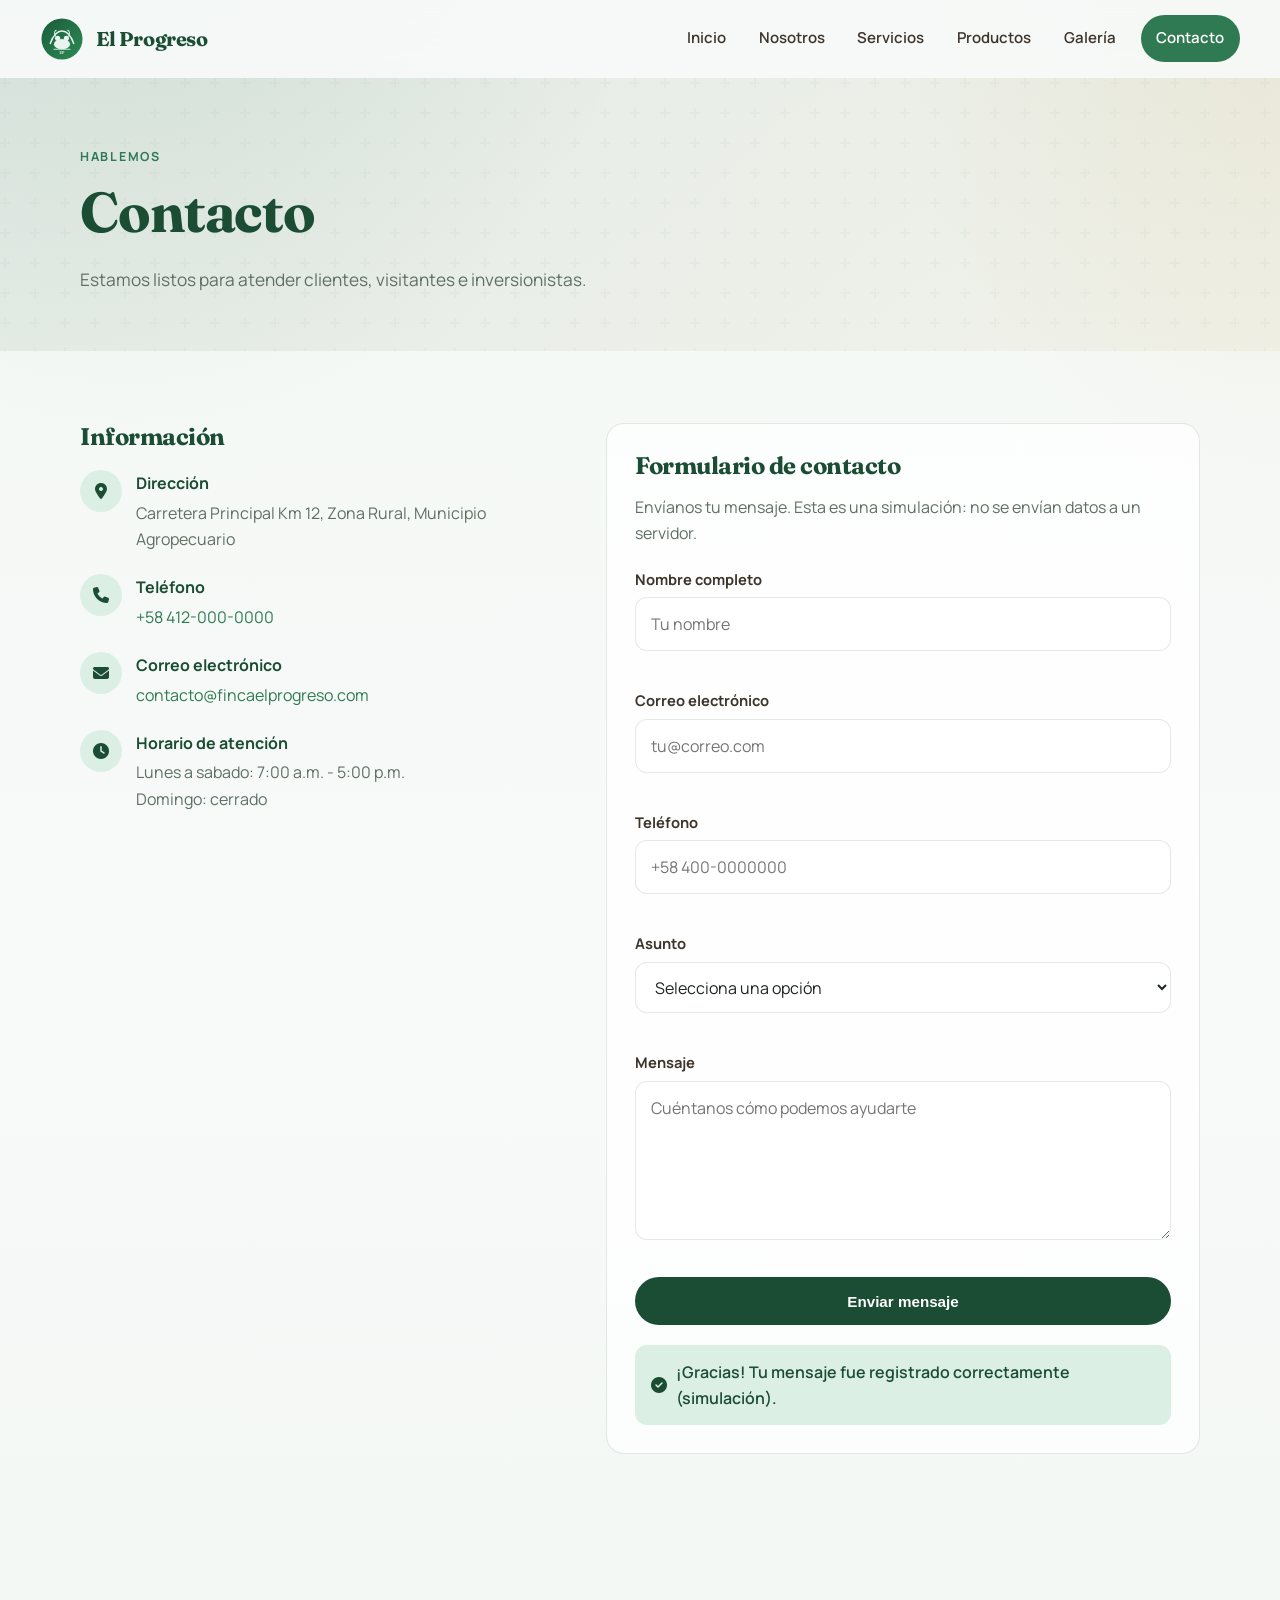
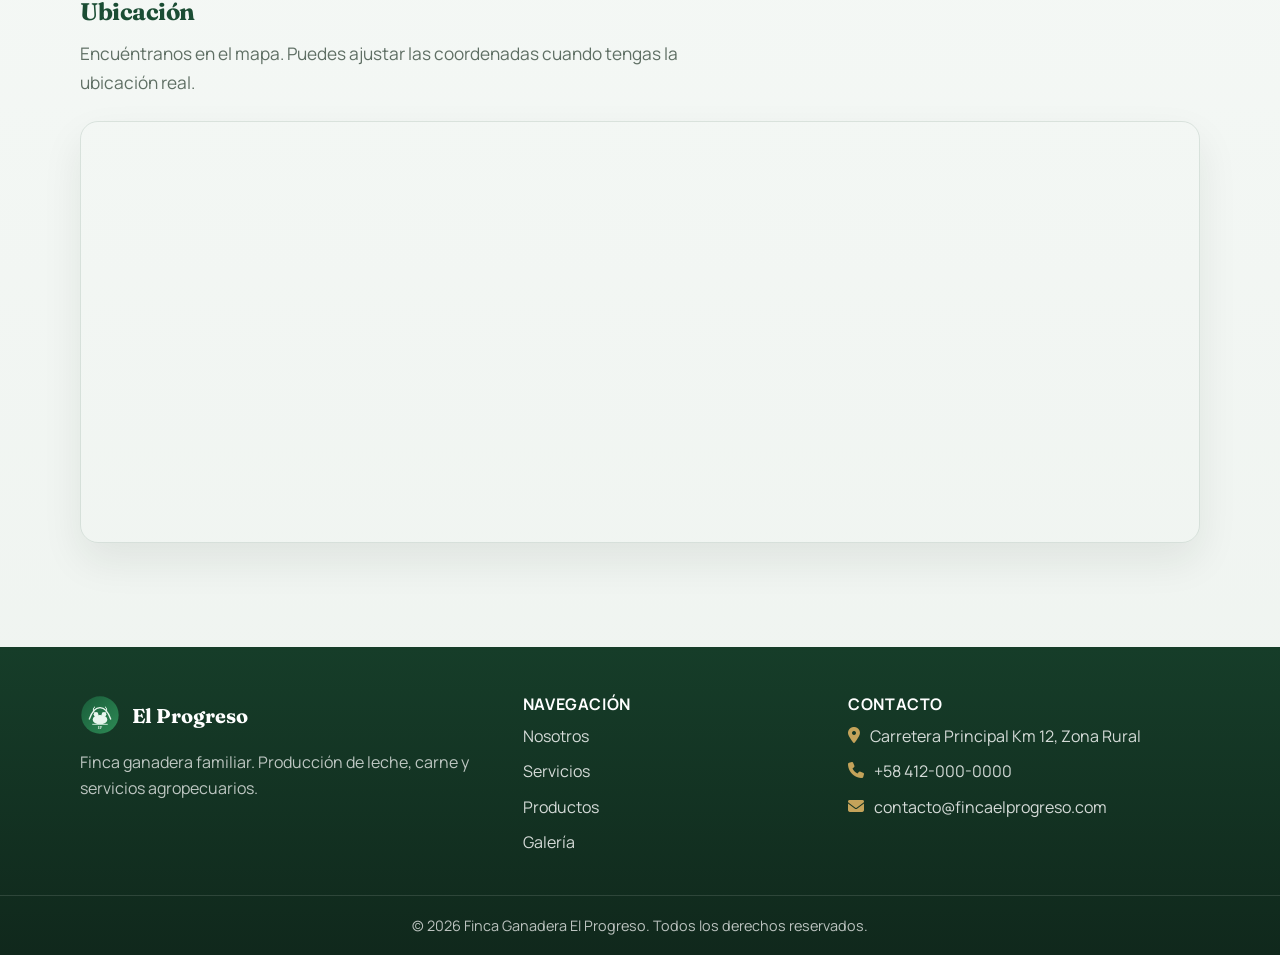
<file: contacto.html>
<!DOCTYPE html>
<html lang="es">
<head>
  <meta charset="UTF-8">
  <meta name="viewport" content="width=device-width, initial-scale=1.0">
  <meta name="description" content="Contacta a la Finca Ganadera El Progreso. Dirección, teléfono, formulario y mapa.">
  <title>Contacto | El Progreso</title>
  <link rel="icon" type="image/svg+xml" href="images/logo.svg">
  <link rel="preconnect" href="https://fonts.googleapis.com">
  <link rel="preconnect" href="https://fonts.gstatic.com" crossorigin>
  <link href="https://fonts.googleapis.com/css2?family=Manrope:wght@400;500;600;700&family=Fraunces:opsz,wght@9..144,500;9..144,700&display=swap" rel="stylesheet">
  <link rel="stylesheet" href="https://cdnjs.cloudflare.com/ajax/libs/font-awesome/6.5.1/css/all.min.css">
  <link rel="stylesheet" href="css/styles.css">
</head>
<body>
  <header class="site-header" id="header">
    <div class="header-inner">
      <a class="brand" href="index.html">
        <img src="images/logo.svg" alt="Logotipo Finca El Progreso" width="44" height="44">
        <span class="brand-text">El Progreso</span>
      </a>
      <button class="nav-toggle" id="navToggle" aria-label="Abrir menú" aria-expanded="false" aria-controls="mainNav">
        <span></span><span></span><span></span>
      </button>
      <nav class="main-nav" id="mainNav" aria-label="Navegación principal">
        <ul>
          <li><a href="index.html">Inicio</a></li>
          <li><a href="nosotros.html">Nosotros</a></li>
          <li><a href="servicios.html">Servicios</a></li>
          <li><a href="productos.html">Productos</a></li>
          <li><a href="galeria.html">Galería</a></li>
          <li><a href="contacto.html" class="btn btn-nav active">Contacto</a></li>
        </ul>
      </nav>
    </div>
  </header>

  <main>
    <section class="page-hero">
      <div class="container">
        <p class="eyebrow">Hablemos</p>
        <h1>Contacto</h1>
        <p class="lead">Estamos listos para atender clientes, visitantes e inversionistas.</p>
      </div>
    </section>

    <section class="section">
      <div class="container contact-layout">
        <aside class="contact-info reveal">
          <h2>Información</h2>
          <ul class="info-list">
            <li>
              <i class="fa-solid fa-location-dot" aria-hidden="true"></i>
              <div>
                <strong>Dirección</strong>
                <p>Carretera Principal Km 12, Zona Rural, Municipio Agropecuario</p>
              </div>
            </li>
            <li>
              <i class="fa-solid fa-phone" aria-hidden="true"></i>
              <div>
                <strong>Teléfono</strong>
                <p><a href="tel:+584120000000">+58 412-000-0000</a></p>
              </div>
            </li>
            <li>
              <i class="fa-solid fa-envelope" aria-hidden="true"></i>
              <div>
                <strong>Correo electrónico</strong>
                <p><a href="mailto:contacto@fincaelprogreso.com">contacto@fincaelprogreso.com</a></p>
              </div>
            </li>
            <li>
              <i class="fa-solid fa-clock" aria-hidden="true"></i>
              <div>
                <strong>Horario de atención</strong>
                <p>Lunes a sabado: 7:00 a.m. - 5:00 p.m.<br>Domingo: cerrado</p>
              </div>
            </li>
          </ul>
        </aside>

        <div class="contact-form-wrap reveal">
          <h2>Formulario de contacto</h2>
          <p>Envíanos tu mensaje. Esta es una simulación: no se envían datos a un servidor.</p>
          <form id="contactForm" class="contact-form" novalidate>
            <div class="form-row">
              <label for="nombre">Nombre completo</label>
              <input type="text" id="nombre" name="nombre" required autocomplete="name" placeholder="Tu nombre">
              <span class="field-error" data-for="nombre"></span>
            </div>
            <div class="form-row">
              <label for="correo">Correo electrónico</label>
              <input type="email" id="correo" name="correo" required autocomplete="email" placeholder="tu@correo.com">
              <span class="field-error" data-for="correo"></span>
            </div>
            <div class="form-row">
              <label for="telefono">Teléfono</label>
              <input type="tel" id="telefono" name="telefono" autocomplete="tel" placeholder="+58 400-0000000">
              <span class="field-error" data-for="telefono"></span>
            </div>
            <div class="form-row">
              <label for="asunto">Asunto</label>
              <select id="asunto" name="asunto" required>
                <option value="">Selecciona una opción</option>
                <option value="productos">Consulta de productos</option>
                <option value="servicios">Solicitud de servicios</option>
                <option value="visita">Agendar visita</option>
                <option value="inversion">Información para inversionistas</option>
                <option value="otro">Otro</option>
              </select>
              <span class="field-error" data-for="asunto"></span>
            </div>
            <div class="form-row">
              <label for="mensaje">Mensaje</label>
              <textarea id="mensaje" name="mensaje" rows="5" required placeholder="Cuéntanos cómo podemos ayudarte"></textarea>
              <span class="field-error" data-for="mensaje"></span>
            </div>
            <button type="submit" class="btn btn-primary">Enviar mensaje</button>
            <p class="form-success" id="formSuccess" hidden role="status">
              <i class="fa-solid fa-circle-check"></i> ¡Gracias! Tu mensaje fue registrado correctamente (simulación).
            </p>
          </form>
        </div>
      </div>
    </section>

    <section class="section section-map">
      <div class="container">
        <h2>Ubicación</h2>
        <p class="lead">Encuéntranos en el mapa. Puedes ajustar las coordenadas cuando tengas la ubicación real.</p>
        <div class="map-frame reveal">
          <iframe
            title="Mapa de ubicación de Finca El Progreso"
            src="https://www.google.com/maps/embed?pb=!1m18!1m12!1m3!1d125899.215!2d-66.9036!3d10.4806!2m3!1f0!2f0!3f0!3m2!1i1024!2i768!4f13.1!3m3!1m2!1s0x8c33391962772c6f%3A0x6c8f0b5f5c1b1b1b!2sCaracas!5e0!3m2!1ses!2sve!4v1700000000000"
            width="100%"
            height="420"
            style="border:0;"
            allowfullscreen=""
            loading="lazy"
            referrerpolicy="no-referrer-when-downgrade"></iframe>
        </div>
      </div>
    </section>
  </main>

  <footer class="site-footer">
    <div class="container footer-grid">
      <div>
        <div class="brand brand-footer">
          <img src="images/logo.svg" alt="" width="40" height="40">
          <span>El Progreso</span>
        </div>
        <p>Finca ganadera familiar. Producción de leche, carne y servicios agropecuarios.</p>
      </div>
      <div>
        <h3>Navegación</h3>
        <ul class="footer-links">
          <li><a href="nosotros.html">Nosotros</a></li>
          <li><a href="servicios.html">Servicios</a></li>
          <li><a href="productos.html">Productos</a></li>
          <li><a href="galeria.html">Galería</a></li>
        </ul>
      </div>
      <div>
        <h3>Contacto</h3>
        <ul class="footer-contact">
          <li><i class="fa-solid fa-location-dot"></i> Carretera Principal Km 12, Zona Rural</li>
          <li><i class="fa-solid fa-phone"></i> +58 412-000-0000</li>
          <li><i class="fa-solid fa-envelope"></i> contacto@fincaelprogreso.com</li>
        </ul>
      </div>
    </div>
    <div class="footer-bottom">
      <p>&copy; <span id="year"></span> Finca Ganadera El Progreso. Todos los derechos reservados.</p>
    </div>
  </footer>

  <script src="js/main.js"></script>
</body>
</html>
</file>
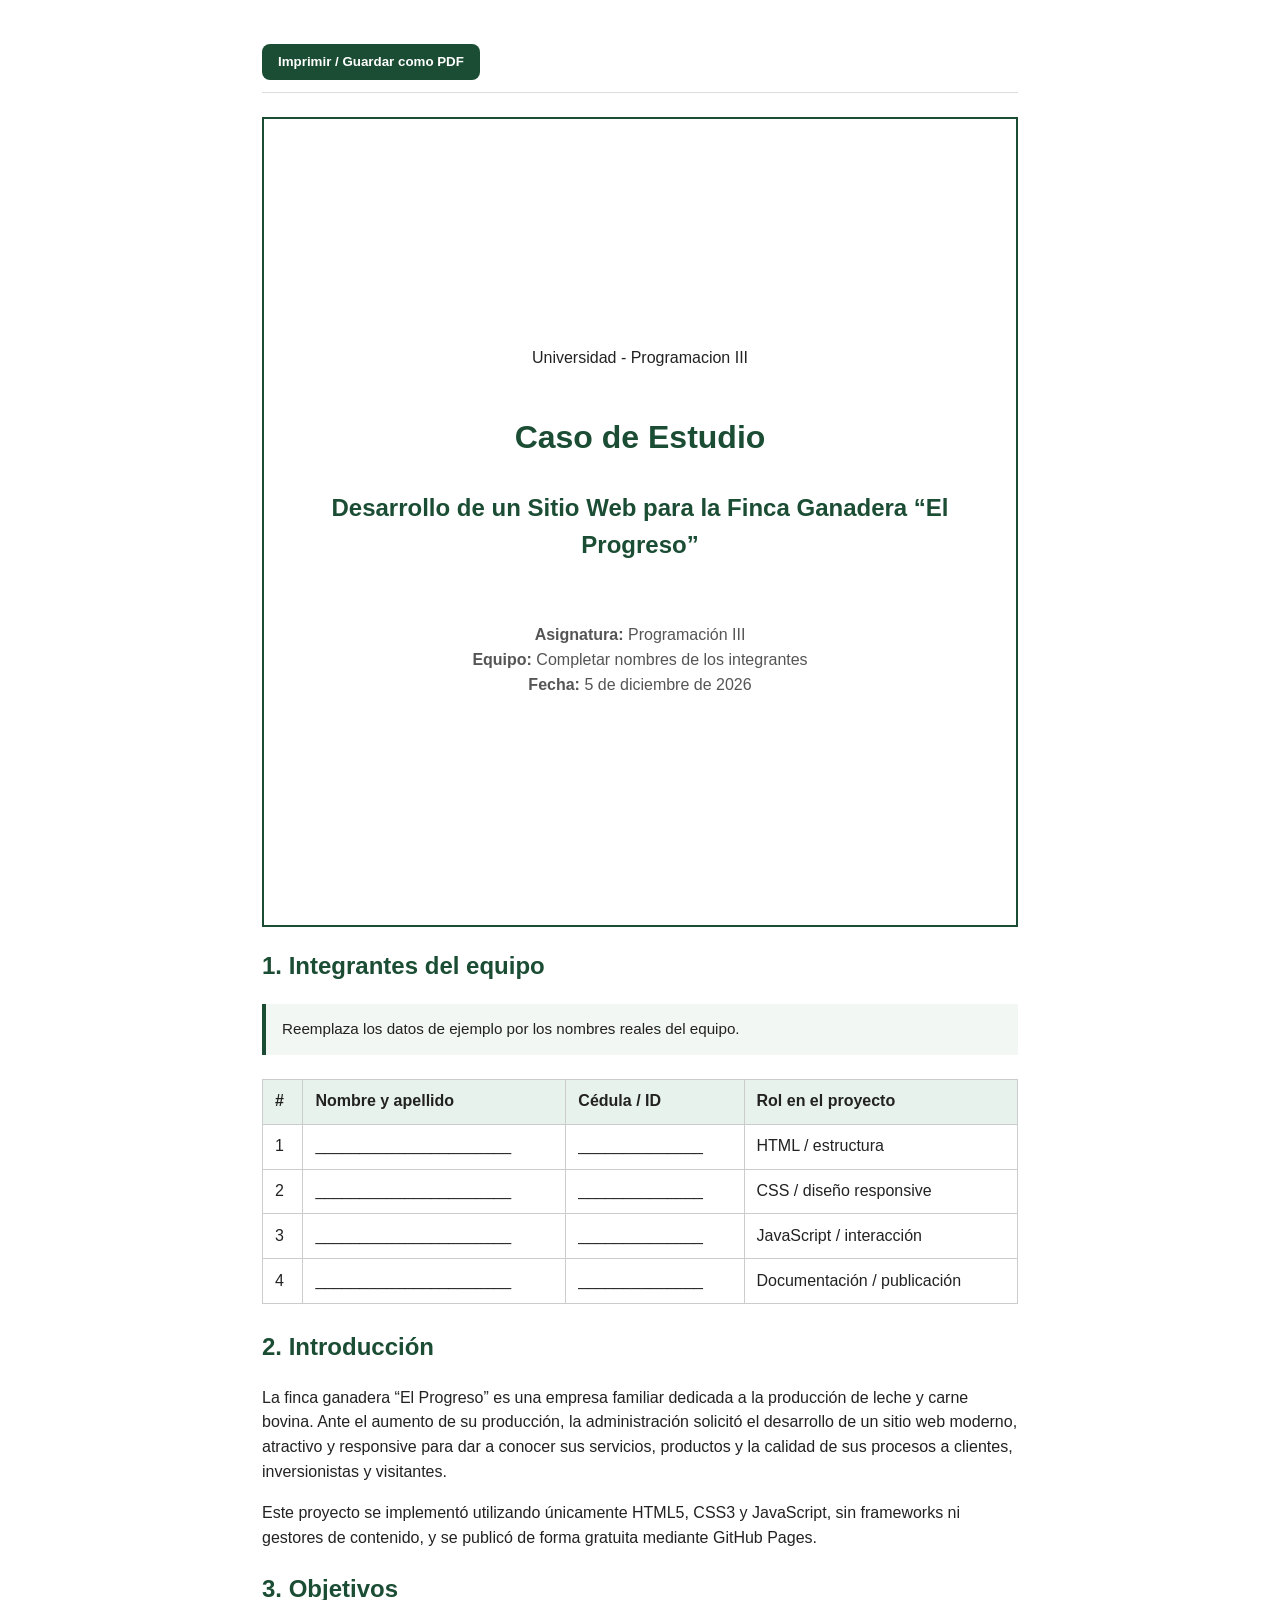
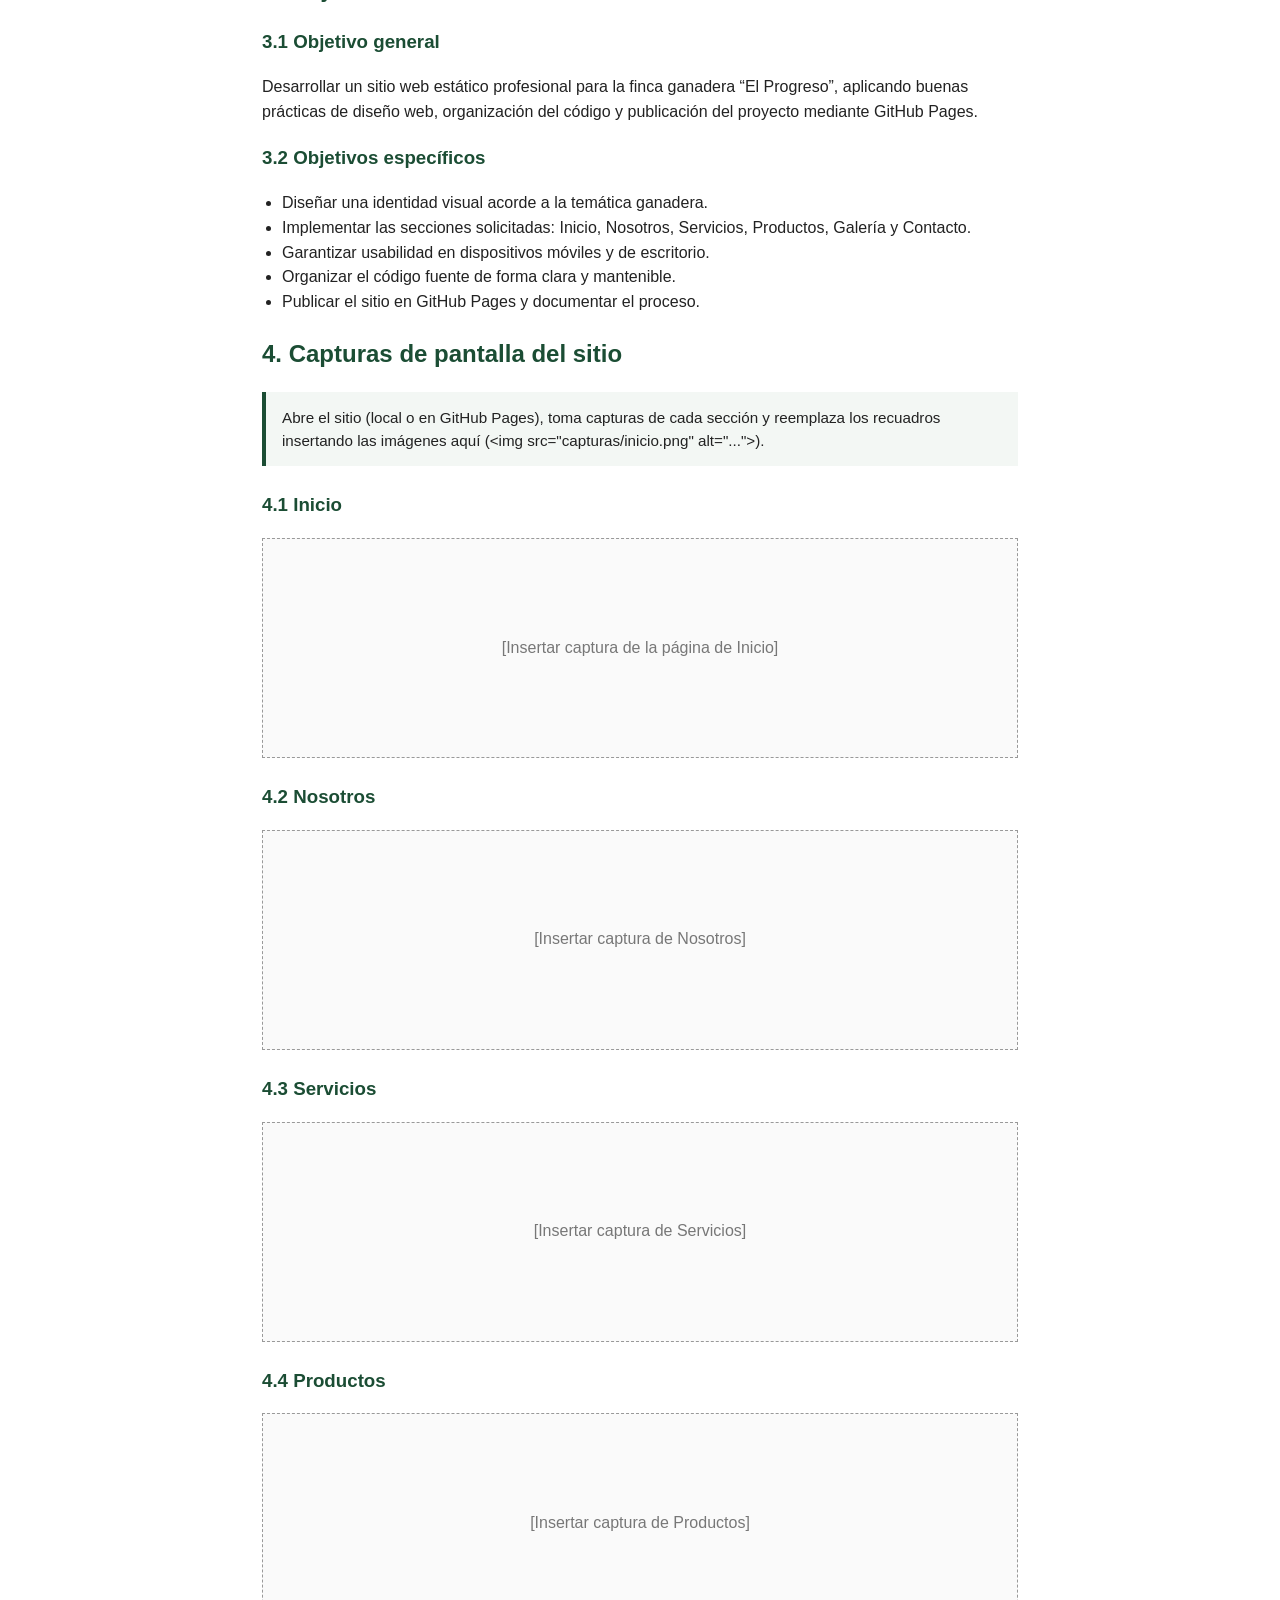
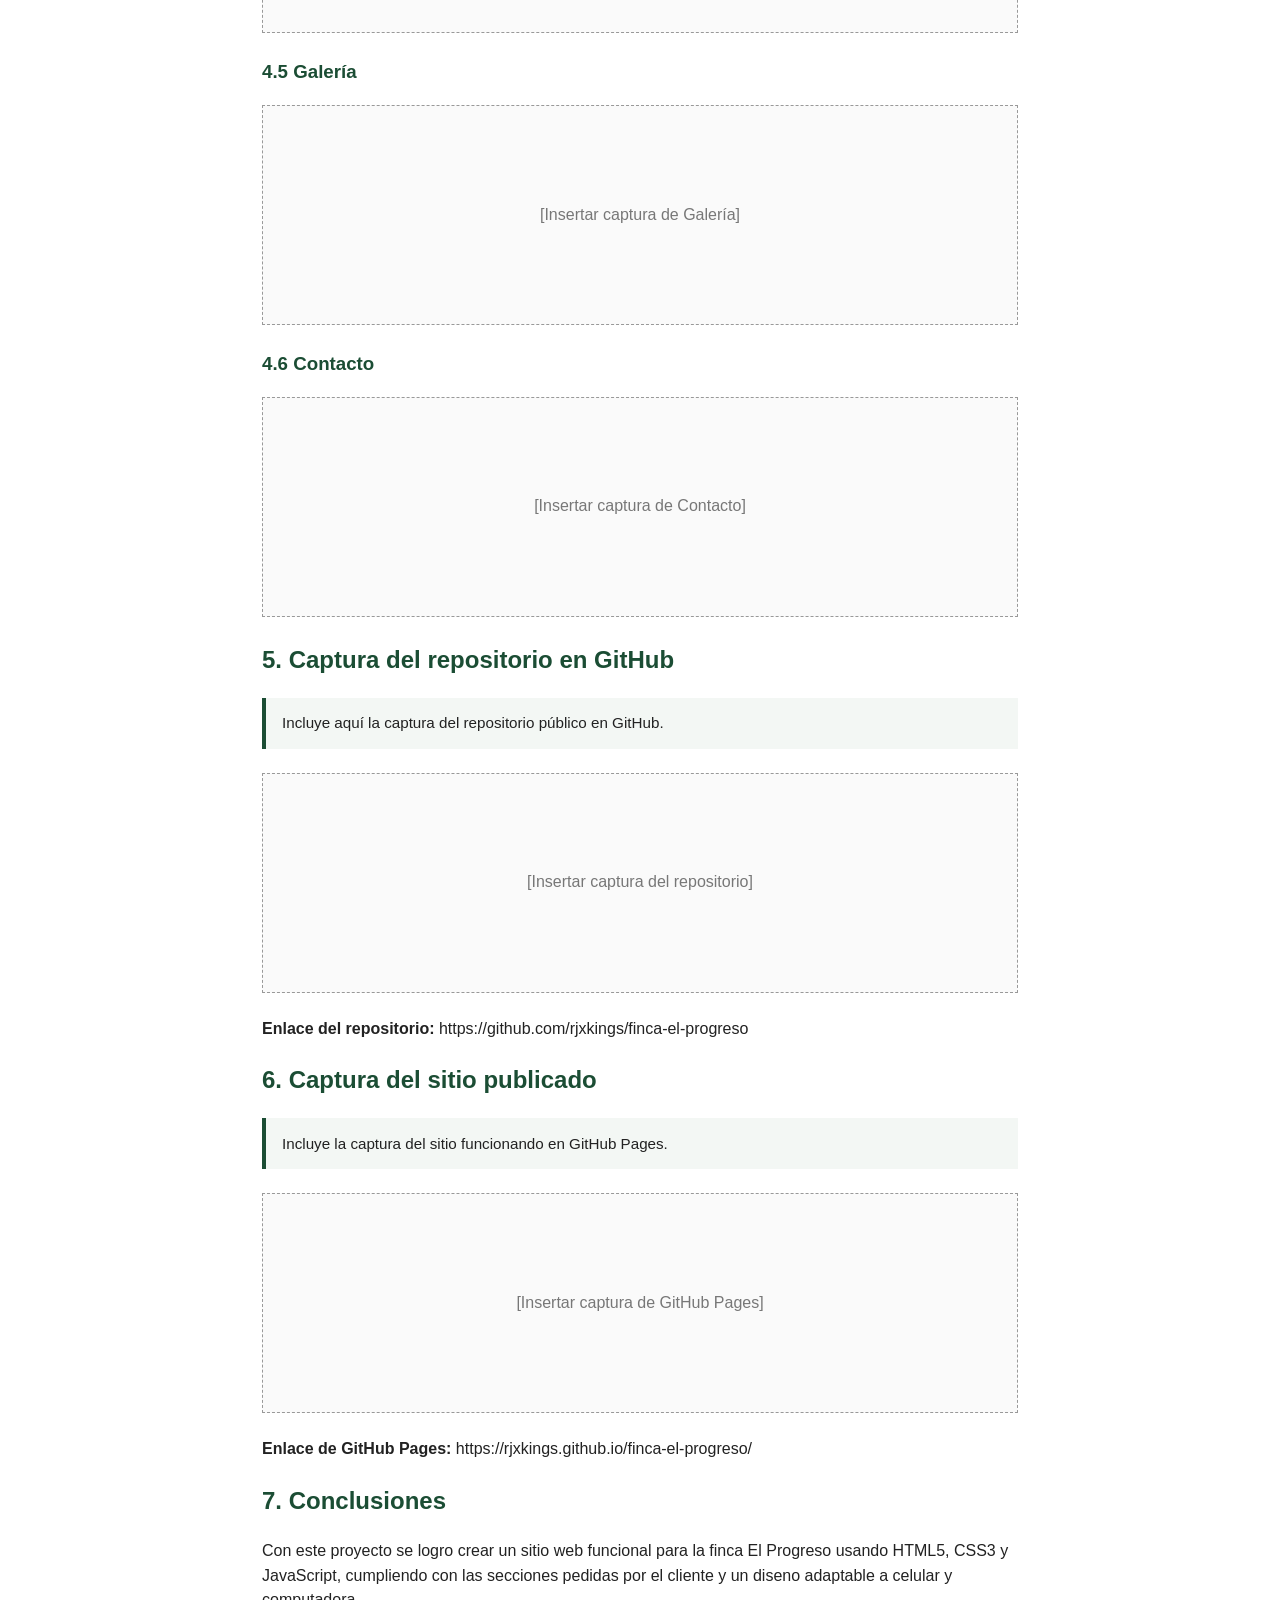
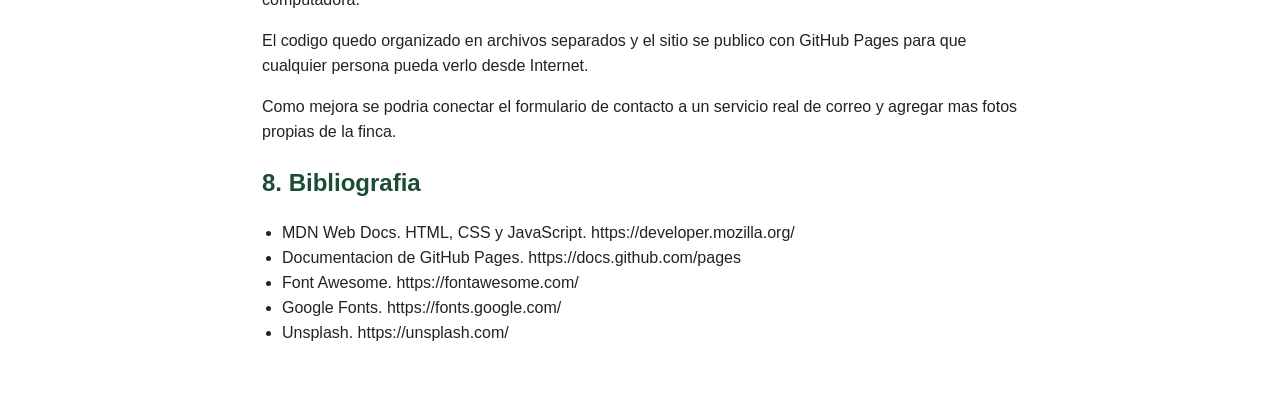
<file: informe.html>
<!DOCTYPE html>
<html lang="es">
<head>
  <meta charset="UTF-8">
  <meta name="viewport" content="width=device-width, initial-scale=1.0">
  <title>Informe - Sitio Web Finca El Progreso</title>
  <style>
    @page { margin: 2cm; }
    :root {
      --green: #1b4d34;
      --muted: #555;
    }
    * { box-sizing: border-box; }
    body {
      font-family: "Segoe UI", Tahoma, Geneva, Verdana, sans-serif;
      color: #222;
      line-height: 1.55;
      max-width: 820px;
      margin: 0 auto;
      padding: 2rem;
      background: #fff;
    }
    h1, h2, h3 { color: var(--green); }
    .cover {
      min-height: 90vh;
      display: flex;
      flex-direction: column;
      justify-content: center;
      text-align: center;
      border: 2px solid var(--green);
      padding: 3rem 2rem;
      page-break-after: always;
    }
    .cover h1 { font-size: 2rem; margin-bottom: 0.4rem; }
    .cover .meta { margin-top: 2.5rem; color: var(--muted); }
    .note {
      background: #f3f7f4;
      border-left: 4px solid var(--green);
      padding: 0.85rem 1rem;
      margin: 1rem 0 1.5rem;
      font-size: 0.95rem;
    }
    .shot {
      border: 1px dashed #999;
      min-height: 220px;
      display: grid;
      place-items: center;
      color: #777;
      margin: 1rem 0 1.5rem;
      background: #fafafa;
      page-break-inside: avoid;
    }
    .shot img {
      max-width: 100%;
      height: auto;
      display: block;
    }
    table {
      width: 100%;
      border-collapse: collapse;
      margin: 1rem 0 1.5rem;
    }
    th, td {
      border: 1px solid #ccc;
      padding: 0.6rem 0.75rem;
      text-align: left;
    }
    th { background: #e8f2ec; }
    ul { padding-left: 1.25rem; }
    .page-break { page-break-before: always; }
    .actions {
      position: sticky;
      top: 0;
      background: #fff;
      padding: 0.75rem 0;
      border-bottom: 1px solid #ddd;
      margin-bottom: 1.5rem;
      display: flex;
      gap: 0.75rem;
      flex-wrap: wrap;
    }
    .actions button {
      background: var(--green);
      color: #fff;
      border: none;
      padding: 0.65rem 1rem;
      border-radius: 8px;
      cursor: pointer;
      font-weight: 600;
    }
    @media print {
      .actions { display: none; }
      body { padding: 0; }
      .cover { border-width: 1.5px; }
    }
  </style>
</head>
<body>
  <div class="actions">
    <button type="button" onclick="window.print()">Imprimir / Guardar como PDF</button>
  </div>

  <section class="cover">
    <p>Universidad - Programacion III</p>
    <h1>Caso de Estudio</h1>
    <h2>Desarrollo de un Sitio Web para la Finca Ganadera “El Progreso”</h2>
    <p class="meta">
      <strong>Asignatura:</strong> Programación III<br>
      <strong>Equipo:</strong> Completar nombres de los integrantes<br>
      <strong>Fecha:</strong> <span id="fecha"></span>
    </p>
  </section>

  <h2>1. Integrantes del equipo</h2>
  <div class="note">Reemplaza los datos de ejemplo por los nombres reales del equipo.</div>
  <table>
    <thead>
      <tr>
        <th>#</th>
        <th>Nombre y apellido</th>
        <th>Cédula / ID</th>
        <th>Rol en el proyecto</th>
      </tr>
    </thead>
    <tbody>
      <tr>
        <td>1</td>
        <td>______________________</td>
        <td>______________</td>
        <td>HTML / estructura</td>
      </tr>
      <tr>
        <td>2</td>
        <td>______________________</td>
        <td>______________</td>
        <td>CSS / diseño responsive</td>
      </tr>
      <tr>
        <td>3</td>
        <td>______________________</td>
        <td>______________</td>
        <td>JavaScript / interacción</td>
      </tr>
      <tr>
        <td>4</td>
        <td>______________________</td>
        <td>______________</td>
        <td>Documentación / publicación</td>
      </tr>
    </tbody>
  </table>

  <h2>2. Introducción</h2>
  <p>
    La finca ganadera “El Progreso” es una empresa familiar dedicada a la producción de leche y carne bovina.
    Ante el aumento de su producción, la administración solicitó el desarrollo de un sitio web moderno, atractivo
    y responsive para dar a conocer sus servicios, productos y la calidad de sus procesos a clientes,
    inversionistas y visitantes.
  </p>
  <p>
    Este proyecto se implementó utilizando únicamente HTML5, CSS3 y JavaScript, sin frameworks ni gestores de
    contenido, y se publicó de forma gratuita mediante GitHub Pages.
  </p>

  <h2>3. Objetivos</h2>
  <h3>3.1 Objetivo general</h3>
  <p>
    Desarrollar un sitio web estático profesional para la finca ganadera “El Progreso”, aplicando buenas prácticas
    de diseño web, organización del código y publicación del proyecto mediante GitHub Pages.
  </p>
  <h3>3.2 Objetivos específicos</h3>
  <ul>
    <li>Diseñar una identidad visual acorde a la temática ganadera.</li>
    <li>Implementar las secciones solicitadas: Inicio, Nosotros, Servicios, Productos, Galería y Contacto.</li>
    <li>Garantizar usabilidad en dispositivos móviles y de escritorio.</li>
    <li>Organizar el código fuente de forma clara y mantenible.</li>
    <li>Publicar el sitio en GitHub Pages y documentar el proceso.</li>
  </ul>

  <section class="page-break">
    <h2>4. Capturas de pantalla del sitio</h2>
    <div class="note">
      Abre el sitio (local o en GitHub Pages), toma capturas de cada sección y reemplaza los recuadros
      insertando las imágenes aquí (&lt;img src="capturas/inicio.png" alt="..."&gt;).
    </div>

    <h3>4.1 Inicio</h3>
    <div class="shot">[Insertar captura de la página de Inicio]</div>

    <h3>4.2 Nosotros</h3>
    <div class="shot">[Insertar captura de Nosotros]</div>

    <h3>4.3 Servicios</h3>
    <div class="shot">[Insertar captura de Servicios]</div>

    <h3>4.4 Productos</h3>
    <div class="shot">[Insertar captura de Productos]</div>

    <h3>4.5 Galería</h3>
    <div class="shot">[Insertar captura de Galería]</div>

    <h3>4.6 Contacto</h3>
    <div class="shot">[Insertar captura de Contacto]</div>
  </section>

  <section class="page-break">
    <h2>5. Captura del repositorio en GitHub</h2>
    <div class="note">Incluye aquí la captura del repositorio público en GitHub.</div>
    <div class="shot">[Insertar captura del repositorio]</div>
    <p><strong>Enlace del repositorio:</strong> https://github.com/rjxkings/finca-el-progreso</p>

    <h2>6. Captura del sitio publicado</h2>
    <div class="note">Incluye la captura del sitio funcionando en GitHub Pages.</div>
    <div class="shot">[Insertar captura de GitHub Pages]</div>
    <p><strong>Enlace de GitHub Pages:</strong> https://rjxkings.github.io/finca-el-progreso/</p>
  </section>

  <h2>7. Conclusiones</h2>
  <p>
    Con este proyecto se logro crear un sitio web funcional para la finca El Progreso usando HTML5, CSS3 y
    JavaScript, cumpliendo con las secciones pedidas por el cliente y un diseno adaptable a celular y computadora.
  </p>
  <p>
    El codigo quedo organizado en archivos separados y el sitio se publico con GitHub Pages para que
    cualquier persona pueda verlo desde Internet.
  </p>
  <p>
    Como mejora se podria conectar el formulario de contacto a un servicio real de correo y agregar mas
    fotos propias de la finca.
  </p>

  <h2>8. Bibliografia</h2>
  <ul>
    <li>MDN Web Docs. HTML, CSS y JavaScript. https://developer.mozilla.org/</li>
    <li>Documentacion de GitHub Pages. https://docs.github.com/pages</li>
    <li>Font Awesome. https://fontawesome.com/</li>
    <li>Google Fonts. https://fonts.google.com/</li>
    <li>Unsplash. https://unsplash.com/</li>
  </ul>

  <script>
    document.getElementById("fecha").textContent = new Date().toLocaleDateString("es-ES", {
      year: "numeric",
      month: "long",
      day: "numeric",
    });
  </script>
</body>
</html>
</file>
<file: css/styles.css>
/* Estilos principales - Finca El Progreso */

:root {
  --color-forest: #1b4d34;
  --color-leaf: #2f7a52;
  --color-mint: #dcefe4;
  --color-mist: #eef5f0;
  --color-soil: #3d342b;
  --color-ink: #1c261f;
  --color-muted: #5f6f64;
  --color-cream: #f7faf8;
  --color-white: #ffffff;
  --color-line: rgba(27, 77, 52, 0.12);
  --color-accent: #c4a35a;
  --shadow-soft: 0 18px 40px rgba(28, 38, 31, 0.08);
  --radius: 18px;
  --header-h: 78px;
  --font-display: "Fraunces", Georgia, serif;
  --font-body: "Manrope", "Segoe UI", sans-serif;
  --transition: 0.28s ease;
  --max: 1120px;
}

*,
*::before,
*::after {
  box-sizing: border-box;
}

html {
  scroll-behavior: smooth;
}

body {
  margin: 0;
  font-family: var(--font-body);
  color: var(--color-ink);
  background:
    radial-gradient(ellipse 80% 50% at 10% -10%, rgba(47, 122, 82, 0.14), transparent 55%),
    radial-gradient(ellipse 60% 40% at 100% 0%, rgba(196, 163, 90, 0.12), transparent 50%),
    linear-gradient(180deg, #f4f8f5 0%, var(--color-cream) 40%, #eef3ef 100%);
  line-height: 1.65;
  min-height: 100vh;
}

img {
  max-width: 100%;
  display: block;
  height: auto;
}

a {
  color: var(--color-leaf);
  text-decoration: none;
  transition: color var(--transition);
}

a:hover {
  color: var(--color-forest);
}

ul {
  margin: 0;
  padding: 0;
  list-style: none;
}

h1, h2, h3 {
  font-family: var(--font-display);
  line-height: 1.15;
  letter-spacing: -0.02em;
  color: var(--color-forest);
  margin: 0 0 0.6em;
}

p {
  margin: 0 0 1rem;
  color: var(--color-muted);
}

.container {
  width: min(100% - 2.5rem, var(--max));
  margin-inline: auto;
}

.eyebrow {
  display: inline-block;
  font-size: 0.78rem;
  font-weight: 700;
  letter-spacing: 0.14em;
  text-transform: uppercase;
  color: var(--color-leaf);
  margin-bottom: 0.75rem;
}

.lead {
  font-size: 1.08rem;
  max-width: 42rem;
}

/* ---------- Header / Nav ---------- */

.site-header {
  position: sticky;
  top: 0;
  z-index: 1000;
  height: var(--header-h);
  background: rgba(247, 250, 248, 0.86);
  backdrop-filter: blur(14px);
  border-bottom: 1px solid transparent;
  transition: box-shadow var(--transition), border-color var(--transition), background var(--transition);
}

.site-header.scrolled {
  border-bottom-color: var(--color-line);
  box-shadow: 0 8px 24px rgba(28, 38, 31, 0.06);
  background: rgba(247, 250, 248, 0.95);
}

.header-inner {
  width: min(100% - 2rem, 1200px);
  margin-inline: auto;
  height: 100%;
  display: flex;
  align-items: center;
  justify-content: space-between;
  gap: 1rem;
}

.brand {
  display: inline-flex;
  align-items: center;
  gap: 0.75rem;
  color: var(--color-forest);
  font-family: var(--font-display);
  font-weight: 700;
  font-size: 1.25rem;
}

.brand img {
  border-radius: 50%;
}

.brand-text {
  letter-spacing: -0.02em;
}

.main-nav ul {
  display: flex;
  align-items: center;
  gap: 0.35rem;
}

.main-nav a {
  display: inline-block;
  padding: 0.55rem 0.85rem;
  color: var(--color-soil);
  font-weight: 600;
  font-size: 0.94rem;
  border-radius: 999px;
}

.main-nav a:hover,
.main-nav a.active {
  color: var(--color-forest);
  background: var(--color-mint);
}

.main-nav a.btn-nav {
  background: var(--color-forest);
  color: var(--color-white);
  margin-left: 0.35rem;
}

.main-nav a.btn-nav:hover,
.main-nav a.btn-nav.active {
  background: var(--color-leaf);
  color: var(--color-white);
}

.nav-toggle {
  display: none;
  width: 46px;
  height: 46px;
  border: 1px solid var(--color-line);
  border-radius: 12px;
  background: var(--color-white);
  cursor: pointer;
  padding: 0;
  place-items: center;
  gap: 5px;
  flex-direction: column;
  justify-content: center;
}

.nav-toggle span {
  display: block;
  width: 20px;
  height: 2px;
  background: var(--color-forest);
  transition: transform var(--transition), opacity var(--transition);
}

.nav-toggle[aria-expanded="true"] span:nth-child(1) {
  transform: translateY(7px) rotate(45deg);
}

.nav-toggle[aria-expanded="true"] span:nth-child(2) {
  opacity: 0;
}

.nav-toggle[aria-expanded="true"] span:nth-child(3) {
  transform: translateY(-7px) rotate(-45deg);
}

/* ---------- Buttons ---------- */

.btn {
  display: inline-flex;
  align-items: center;
  justify-content: center;
  gap: 0.5rem;
  padding: 0.85rem 1.35rem;
  border-radius: 999px;
  font-weight: 700;
  font-size: 0.95rem;
  border: 2px solid transparent;
  cursor: pointer;
  transition: transform var(--transition), background var(--transition), color var(--transition), border-color var(--transition);
}

.btn:hover {
  transform: translateY(-2px);
}

.btn-primary {
  background: var(--color-forest);
  color: var(--color-white);
}

.btn-primary:hover {
  background: var(--color-leaf);
  color: var(--color-white);
}

.btn-ghost {
  background: transparent;
  color: var(--color-white);
  border-color: rgba(255, 255, 255, 0.55);
}

.btn-ghost:hover {
  background: rgba(255, 255, 255, 0.12);
  color: var(--color-white);
}

.text-link {
  display: inline-flex;
  align-items: center;
  gap: 0.5rem;
  font-weight: 700;
  color: var(--color-forest);
}

.text-link i {
  transition: transform var(--transition);
}

.text-link:hover i {
  transform: translateX(4px);
}

/* ---------- Hero (inicio) ---------- */

.hero {
  position: relative;
  min-height: calc(100vh - var(--header-h));
  display: grid;
  place-items: center;
  overflow: hidden;
  color: var(--color-white);
}

.hero-media {
  position: absolute;
  inset: 0;
  background:
    url("https://images.unsplash.com/photo-1500595046743-cd271d694d30?auto=format&fit=crop&w=1800&q=80")
    center / cover no-repeat;
  transform: scale(1.04);
  animation: heroZoom 18s ease-in-out infinite alternate;
}

.hero-overlay {
  position: absolute;
  inset: 0;
  background:
    linear-gradient(120deg, rgba(12, 36, 24, 0.78) 0%, rgba(27, 77, 52, 0.45) 48%, rgba(20, 40, 28, 0.62) 100%),
    linear-gradient(0deg, rgba(12, 28, 20, 0.55), transparent 45%);
}

.hero-content {
  position: relative;
  z-index: 2;
  text-align: center;
  padding: 3rem 1.5rem 5rem;
  max-width: 780px;
  animation: fadeUp 1s ease both;
}

.hero-logo {
  margin: 0 auto 1rem;
  filter: drop-shadow(0 8px 18px rgba(0, 0, 0, 0.25));
  animation: softFloat 4.5s ease-in-out infinite;
}

.hero-brand {
  font-size: clamp(3rem, 8vw, 5.4rem);
  color: var(--color-white);
  margin-bottom: 0.35em;
  text-shadow: 0 10px 30px rgba(0, 0, 0, 0.28);
}

.hero-tagline {
  color: rgba(255, 255, 255, 0.9);
  font-size: clamp(1.05rem, 2.4vw, 1.3rem);
  max-width: 28rem;
  margin: 0 auto 1.75rem;
}

.hero-actions {
  display: flex;
  flex-wrap: wrap;
  gap: 0.85rem;
  justify-content: center;
}

.scroll-hint {
  position: absolute;
  bottom: 1.4rem;
  left: 50%;
  transform: translateX(-50%);
  z-index: 2;
  color: rgba(255, 255, 255, 0.85);
  font-size: 1.2rem;
  animation: bounce 2s infinite;
}

/* ---------- Page hero (internas) ---------- */

.page-hero {
  padding: 4rem 0 2.5rem;
  background:
    linear-gradient(135deg, rgba(27, 77, 52, 0.08), rgba(196, 163, 90, 0.08)),
    url("data:image/svg+xml,%3Csvg width='60' height='60' viewBox='0 0 60 60' xmlns='http://www.w3.org/2000/svg'%3E%3Cg fill='none' fill-rule='evenodd'%3E%3Cg fill='%232f7a52' fill-opacity='0.04'%3E%3Cpath d='M36 34v-4h-2v4h-4v2h4v4h2v-4h4v-2h-4zm0-30V0h-2v4h-4v2h4v4h2V6h4V4h-4zM6 34v-4H4v4H0v2h4v4h2v-4h4v-2H6zM6 4V0H4v4H0v2h4v4h2V6h4V4H6z'/%3E%3C/g%3E%3C/g%3E%3C/svg%3E");
}

.page-hero h1 {
  font-size: clamp(2.4rem, 5vw, 3.5rem);
  margin-bottom: 0.4em;
}

/* ---------- Sections ---------- */

.section {
  padding: 4.5rem 0;
}

.section-muted {
  background: rgba(220, 239, 228, 0.35);
}

.section-intro .feature-strip {
  display: grid;
  grid-template-columns: repeat(3, 1fr);
  gap: 1.5rem;
  margin-top: 2.5rem;
}

.feature-item {
  padding: 1.5rem 0;
  border-top: 2px solid var(--color-leaf);
}

.feature-item i {
  font-size: 1.5rem;
  color: var(--color-leaf);
  margin-bottom: 0.85rem;
}

.feature-item h3 {
  font-size: 1.25rem;
  margin-bottom: 0.4rem;
}

.section-split {
  display: grid;
  grid-template-columns: 1.1fr 1fr;
  min-height: 480px;
  padding: 0;
}

.split-media img {
  width: 100%;
  height: 100%;
  object-fit: cover;
  min-height: 420px;
}

.split-copy {
  display: flex;
  flex-direction: column;
  justify-content: center;
  padding: 3.5rem clamp(1.5rem, 5vw, 4rem);
  background: linear-gradient(160deg, #f7faf8, #e8f3ec);
}

.section-cta {
  padding-top: 2rem;
}

.cta-box {
  text-align: center;
  padding: 3rem 1.5rem;
  border-radius: calc(var(--radius) + 8px);
  background:
    linear-gradient(135deg, rgba(27, 77, 52, 0.92), rgba(47, 122, 82, 0.88)),
    url("https://images.unsplash.com/photo-1464226184884-fa280b87c399?auto=format&fit=crop&w=1400&q=60")
    center / cover;
  color: var(--color-white);
  box-shadow: var(--shadow-soft);
}

.cta-box h2,
.cta-box p {
  color: var(--color-white);
}

.cta-box p {
  opacity: 0.9;
  margin-inline: auto;
  max-width: 36rem;
}

.cta-box .btn-primary {
  background: var(--color-white);
  color: var(--color-forest);
}

.cta-box .btn-primary:hover {
  background: var(--color-mint);
}

/* ---------- Nosotros ---------- */

.prose-layout {
  max-width: 760px;
}

.mvv-grid {
  display: grid;
  grid-template-columns: repeat(3, 1fr);
  gap: 1.5rem;
}

.mvv-card {
  padding: 1.75rem 1.5rem;
  border-top: 3px solid var(--color-leaf);
  background: transparent;
}

.mvv-card i {
  color: var(--color-leaf);
  font-size: 1.4rem;
  margin-bottom: 0.8rem;
}

.values-list {
  display: grid;
  gap: 0.45rem;
}

.values-list li {
  position: relative;
  padding-left: 1.1rem;
  color: var(--color-muted);
}

.values-list li::before {
  content: "";
  position: absolute;
  left: 0;
  top: 0.55em;
  width: 0.45rem;
  height: 0.45rem;
  border-radius: 50%;
  background: var(--color-accent);
}

.facility-grid,
.team-grid,
.product-grid,
.gallery-grid {
  display: grid;
  gap: 1.25rem;
  margin-top: 2rem;
}

.facility-grid {
  grid-template-columns: repeat(3, 1fr);
}

.facility-item {
  margin: 0;
  overflow: hidden;
}

.facility-item img {
  width: 100%;
  aspect-ratio: 4 / 3;
  object-fit: cover;
  transition: transform 0.6s ease;
}

.facility-item:hover img {
  transform: scale(1.04);
}

.facility-item figcaption {
  margin-top: 0.7rem;
  font-weight: 600;
  color: var(--color-soil);
}

.team-grid {
  grid-template-columns: repeat(4, 1fr);
}

.team-card {
  text-align: center;
}

.team-card img {
  width: 100%;
  aspect-ratio: 1;
  object-fit: cover;
  border-radius: 50%;
  margin-bottom: 1rem;
  filter: grayscale(15%);
  transition: filter var(--transition), transform var(--transition);
}

.team-card:hover img {
  filter: grayscale(0%);
  transform: translateY(-4px);
}

.team-card h3 {
  font-size: 1.15rem;
  margin-bottom: 0.2rem;
}

.team-card p {
  margin: 0;
  font-size: 0.92rem;
}

/* ---------- Servicios ---------- */

.service-list {
  display: grid;
  gap: 3.5rem;
}

.service-block {
  display: grid;
  grid-template-columns: 1.05fr 1fr;
  gap: 2rem;
  align-items: center;
}

.service-block.reverse .service-media {
  order: 2;
}

.service-media img {
  width: 100%;
  aspect-ratio: 5 / 4;
  object-fit: cover;
}

.service-copy h2 {
  font-size: 1.9rem;
}

.service-copy h3 {
  font-size: 1rem;
  margin-top: 1.2rem;
  color: var(--color-soil);
  font-family: var(--font-body);
  letter-spacing: 0.04em;
  text-transform: uppercase;
}

.service-copy ul {
  display: grid;
  gap: 0.45rem;
}

.service-copy li {
  position: relative;
  padding-left: 1.2rem;
  color: var(--color-muted);
}

.service-copy li::before {
  content: "-";
  position: absolute;
  left: 0;
  color: var(--color-leaf);
  font-weight: 700;
}

/* ---------- Productos ---------- */

.product-grid {
  grid-template-columns: repeat(3, 1fr);
}

.product-card {
  display: flex;
  flex-direction: column;
  transition: transform var(--transition);
}

.product-card:hover {
  transform: translateY(-6px);
}

.product-media img {
  width: 100%;
  aspect-ratio: 4 / 3;
  object-fit: cover;
}

.product-body {
  padding: 1.15rem 0 0.5rem;
  border-top: 2px solid var(--color-mint);
  margin-top: 0.85rem;
}

.product-body h2 {
  font-size: 1.35rem;
}

.price {
  color: var(--color-forest);
  font-size: 1.02rem;
}

.price strong {
  font-family: var(--font-display);
  font-size: 1.25rem;
}

.price-note {
  margin-top: 2rem;
  font-size: 0.9rem;
  color: var(--color-muted);
}

/* ---------- Galería ---------- */

.gallery-filters {
  display: flex;
  flex-wrap: wrap;
  gap: 0.55rem;
  margin-bottom: 0.5rem;
}

.filter-btn {
  border: 1px solid var(--color-line);
  background: var(--color-white);
  color: var(--color-soil);
  padding: 0.55rem 0.95rem;
  border-radius: 999px;
  font-weight: 600;
  font-family: inherit;
  cursor: pointer;
  transition: var(--transition);
}

.filter-btn:hover,
.filter-btn.active {
  background: var(--color-forest);
  border-color: var(--color-forest);
  color: var(--color-white);
}

.gallery-grid {
  grid-template-columns: repeat(3, 1fr);
}

.gallery-item {
  margin: 0;
  position: relative;
  overflow: hidden;
  cursor: zoom-in;
  background: var(--color-mint);
}

.gallery-item.is-hidden {
  display: none;
}

.gallery-item img {
  width: 100%;
  aspect-ratio: 4 / 3;
  object-fit: cover;
  transition: transform 0.55s ease, filter 0.55s ease;
}

.gallery-item figcaption {
  position: absolute;
  inset: auto 0 0 0;
  padding: 1.5rem 1rem 0.9rem;
  color: var(--color-white);
  font-weight: 600;
  background: linear-gradient(transparent, rgba(12, 28, 20, 0.75));
  transform: translateY(8px);
  opacity: 0.95;
  transition: transform var(--transition);
}

.gallery-item:hover img {
  transform: scale(1.06);
  filter: brightness(0.92);
}

.gallery-item:hover figcaption {
  transform: translateY(0);
}

.lightbox {
  position: fixed;
  inset: 0;
  z-index: 2000;
  background: rgba(10, 20, 14, 0.92);
  display: grid;
  place-items: center;
  padding: 2rem;
}

.lightbox[hidden] {
  display: none;
}

.lightbox img {
  max-width: min(960px, 100%);
  max-height: 75vh;
  object-fit: contain;
  box-shadow: 0 20px 60px rgba(0, 0, 0, 0.4);
}

.lightbox p {
  color: rgba(255, 255, 255, 0.9);
  margin-top: 0.85rem;
  text-align: center;
}

.lightbox-close {
  position: absolute;
  top: 1.2rem;
  right: 1.2rem;
  width: 48px;
  height: 48px;
  border: none;
  border-radius: 50%;
  background: rgba(255, 255, 255, 0.12);
  color: white;
  font-size: 1.25rem;
  cursor: pointer;
}

/* ---------- Contacto ---------- */

.contact-layout {
  display: grid;
  grid-template-columns: 0.9fr 1.1fr;
  gap: 2.5rem;
  align-items: start;
}

.info-list {
  display: grid;
  gap: 1.35rem;
  margin-top: 1.25rem;
}

.info-list li {
  display: grid;
  grid-template-columns: auto 1fr;
  gap: 0.9rem;
}

.info-list i {
  width: 42px;
  height: 42px;
  display: grid;
  place-items: center;
  border-radius: 50%;
  background: var(--color-mint);
  color: var(--color-forest);
}

.info-list strong {
  display: block;
  color: var(--color-forest);
  margin-bottom: 0.2rem;
}

.info-list p {
  margin: 0;
}

.contact-form-wrap {
  padding: 1.75rem;
  background: rgba(255, 255, 255, 0.72);
  border: 1px solid var(--color-line);
  border-radius: var(--radius);
}

.contact-form {
  display: grid;
  gap: 1rem;
  margin-top: 1.25rem;
}

.form-row {
  display: grid;
  gap: 0.4rem;
}

.form-row label {
  font-weight: 700;
  color: var(--color-soil);
  font-size: 0.92rem;
}

.form-row input,
.form-row select,
.form-row textarea {
  width: 100%;
  padding: 0.8rem 0.95rem;
  border: 1px solid var(--color-line);
  border-radius: 12px;
  font: inherit;
  background: var(--color-white);
  color: var(--color-ink);
  transition: border-color var(--transition), box-shadow var(--transition);
}

.form-row input:focus,
.form-row select:focus,
.form-row textarea:focus {
  outline: none;
  border-color: var(--color-leaf);
  box-shadow: 0 0 0 3px rgba(47, 122, 82, 0.15);
}

.form-row.is-invalid input,
.form-row.is-invalid select,
.form-row.is-invalid textarea {
  border-color: #b42318;
}

.field-error {
  min-height: 1.1em;
  font-size: 0.82rem;
  color: #b42318;
}

.form-success {
  display: flex;
  align-items: center;
  gap: 0.55rem;
  margin: 0.25rem 0 0;
  padding: 0.85rem 1rem;
  border-radius: 12px;
  background: var(--color-mint);
  color: var(--color-forest);
  font-weight: 600;
}

.map-frame {
  margin-top: 1.5rem;
  overflow: hidden;
  border-radius: var(--radius);
  border: 1px solid var(--color-line);
  box-shadow: var(--shadow-soft);
}

.map-frame iframe {
  display: block;
  width: 100%;
}

/* ---------- Footer ---------- */

.site-footer {
  margin-top: 2rem;
  background: linear-gradient(180deg, #163d29, #10281c);
  color: rgba(255, 255, 255, 0.82);
  padding-top: 3rem;
}

.site-footer a {
  color: rgba(255, 255, 255, 0.82);
}

.site-footer a:hover {
  color: var(--color-white);
}

.site-footer h3 {
  color: var(--color-white);
  font-size: 1rem;
  font-family: var(--font-body);
  letter-spacing: 0.04em;
  text-transform: uppercase;
}

.site-footer p {
  color: rgba(255, 255, 255, 0.72);
}

.brand-footer {
  color: var(--color-white);
  margin-bottom: 0.85rem;
}

.footer-grid {
  display: grid;
  grid-template-columns: 1.4fr 1fr 1.2fr;
  gap: 2rem;
  padding-bottom: 2.5rem;
}

.footer-links,
.footer-contact {
  display: grid;
  gap: 0.55rem;
}

.footer-contact li {
  display: flex;
  gap: 0.65rem;
  align-items: flex-start;
}

.footer-contact i {
  margin-top: 0.25rem;
  color: var(--color-accent);
}

.footer-bottom {
  border-top: 1px solid rgba(255, 255, 255, 0.12);
  padding: 1.1rem 1.25rem;
  text-align: center;
}

.footer-bottom p {
  margin: 0;
  font-size: 0.9rem;
}

/* ---------- Motion helpers ---------- */

.reveal {
  opacity: 0;
  transform: translateY(28px);
  transition: opacity 0.7s ease, transform 0.7s ease;
}

.reveal.visible {
  opacity: 1;
  transform: translateY(0);
}

@keyframes fadeUp {
  from {
    opacity: 0;
    transform: translateY(24px);
  }
  to {
    opacity: 1;
    transform: translateY(0);
  }
}

@keyframes softFloat {
  0%, 100% { transform: translateY(0); }
  50% { transform: translateY(-8px); }
}

@keyframes bounce {
  0%, 100% { transform: translateX(-50%) translateY(0); }
  50% { transform: translateX(-50%) translateY(8px); }
}

@keyframes heroZoom {
  from { transform: scale(1.04); }
  to { transform: scale(1.12); }
}

@media (prefers-reduced-motion: reduce) {
  html { scroll-behavior: auto; }
  *, *::before, *::after {
    animation: none !important;
    transition: none !important;
  }
  .reveal {
    opacity: 1;
    transform: none;
  }
}

/* ---------- Responsive ---------- */

@media (max-width: 980px) {
  .section-intro .feature-strip,
  .mvv-grid,
  .facility-grid,
  .product-grid,
  .gallery-grid {
    grid-template-columns: 1fr 1fr;
  }

  .team-grid {
    grid-template-columns: 1fr 1fr;
  }

  .section-split,
  .service-block,
  .service-block.reverse,
  .contact-layout,
  .footer-grid {
    grid-template-columns: 1fr;
  }

  .service-block.reverse .service-media {
    order: 0;
  }
}

@media (max-width: 780px) {
  .nav-toggle {
    display: inline-flex;
  }

  .main-nav {
    position: fixed;
    inset: var(--header-h) 0 auto 0;
    background: rgba(247, 250, 248, 0.98);
    border-bottom: 1px solid var(--color-line);
    padding: 1rem;
    transform: translateY(-120%);
    opacity: 0;
    pointer-events: none;
    transition: transform var(--transition), opacity var(--transition);
  }

  .main-nav.open {
    transform: translateY(0);
    opacity: 1;
    pointer-events: auto;
  }

  .main-nav ul {
    flex-direction: column;
    align-items: stretch;
  }

  .main-nav a {
    padding: 0.85rem 1rem;
  }

  .main-nav a.btn-nav {
    margin-left: 0;
    text-align: center;
  }

  body.nav-open {
    overflow: hidden;
  }

  .hero {
    min-height: calc(100svh - var(--header-h));
  }

  .section-intro .feature-strip,
  .mvv-grid,
  .facility-grid,
  .product-grid,
  .gallery-grid,
  .team-grid {
    grid-template-columns: 1fr;
  }

  .page-hero {
    padding-top: 3rem;
  }
}
</file>
